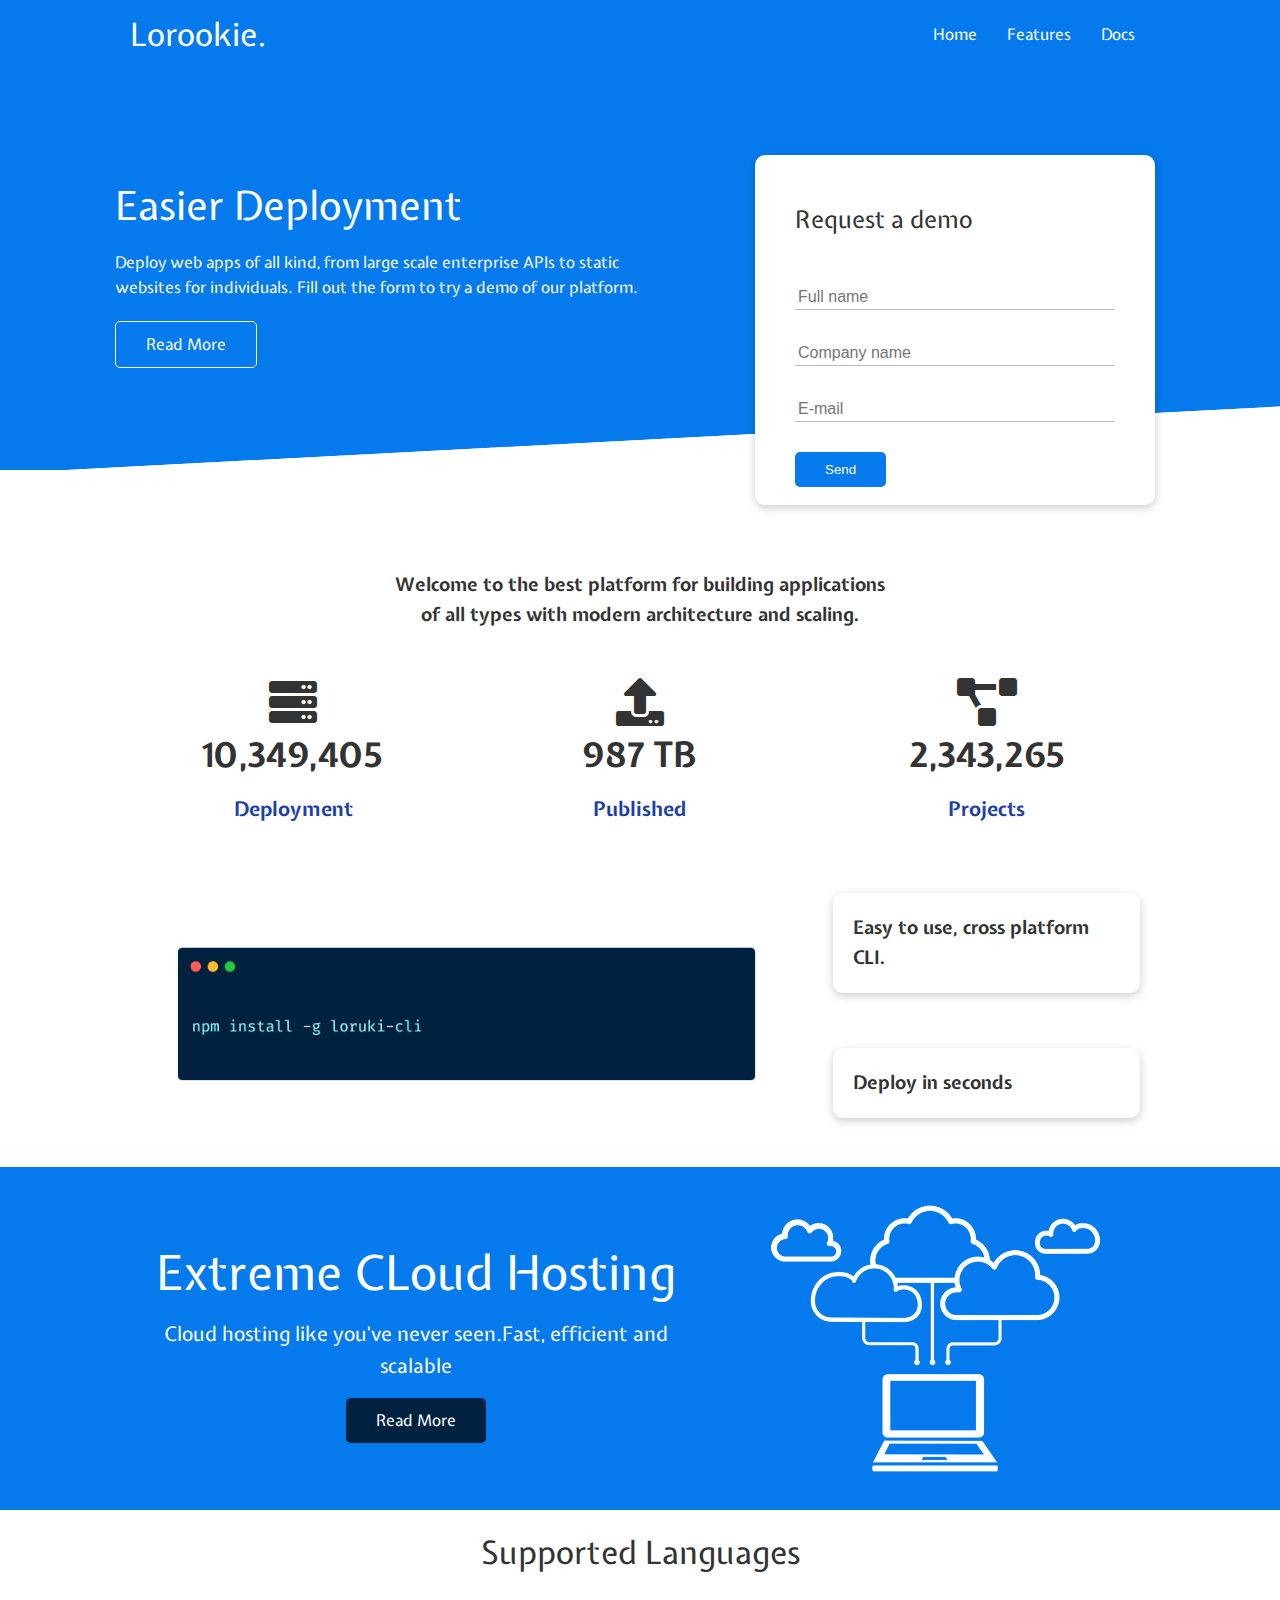
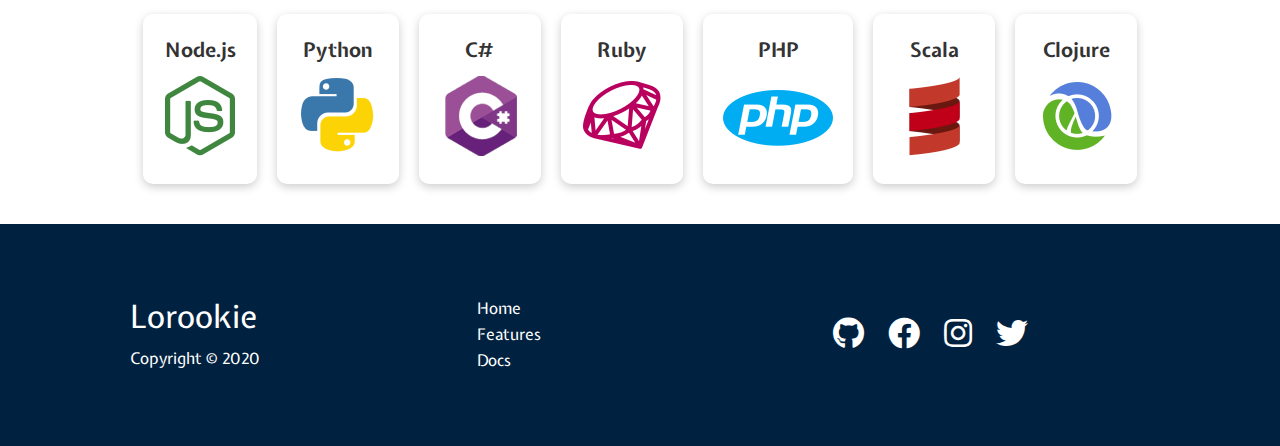
<file: index.html>
<!DOCTYPE html>
<html lang="en">
  <head>
    <meta charset="UTF-8" />
    <meta name="viewport" content="width=device-width, initial-scale=1.0" />
    <link rel="stylesheet" href="css/utilities.css" />
    <link rel="stylesheet" href="css/style.css" />
    <!-- Font-Awesome CDN -->
    <link
      rel="stylesheet"
      href="https://cdnjs.cloudflare.com/ajax/libs/font-awesome/5.14.0/css/all.css"
    />

    <title>Lorookie | Cloud Hosting For Everyone</title>
  </head>
  <body>
    <!-- Navbar -->
    <div class="navbar">
      <div class="container flex">
        <h1 class="logo">Lorookie.</h1>
        <nav>
          <ul>
            <li><a href="index.html">Home</a></li>
            <li><a href="features.html">Features</a></li>
            <li><a href="docs.html">Docs</a></li>
          </ul>
        </nav>
      </div>
    </div>

    <!-- Showcase -->
    <section class="showcase">
      <div class="container grid">
        <!-- Showcase Text Section -->
        <div class="showcase-text">
          <h1>Easier Deployment</h1>
          <p>
            Deploy web apps of all kind, from large scale enterprise APIs to
            static websites for individuals. Fill out the form to try a demo of
            our platform.
          </p>
          <a href="features.html" class="btn btn-outline">Read More</a>
        </div>

        <!-- Showcase Form Section -->
        <div class="showcase-form card">
          <h2>Request a demo</h2>
          <form
            name="contact"
            method="POST"
            netlify-honeypot="bot-field"
            data-netlify="true"
          >
            <input type="hidden" name="form-name" value="contact" />
            <p class="hidden">
              <label
                >Don't fill this out if you're human: <input name="bot-field"
              /></label>
            </p>

            <div class="form-control">
              <input type="text" name="name" placeholder="Full name" required />
            </div>
            <div class="form-control">
              <input
                type="text"
                name="company"
                placeholder="Company name"
                required
              />
            </div>
            <div class="form-control">
              <input type="email" name="email" placeholder="E-mail" required />
            </div>
            <input type="submit" value="Send" class="btn btn-primary" />
          </form>
        </div>
      </div>
    </section>

    <!-- Stats -->
    <section class="stats">
      <div class="container">
        <h3 class="stats-heading text-center my-1">
          Welcome to the best platform for building applications of all types
          with modern architecture and scaling.
        </h3>

        <div class="grid grid-3 text-center my-4">
          <div>
            <i class="fas fa-server fa-3x"></i>
            <h3>10,349,405</h3>
            <p class="text-secondary">Deployment</p>
          </div>
          <div>
            <i class="fas fa-upload fa-3x"></i>
            <h3>987 TB</h3>
            <p class="text-secondary">Published</p>
          </div>
          <div>
            <i class="fas fa-project-diagram fa-3x"></i>
            <h3>2,343,265</h3>
            <p class="text-secondary">Projects</p>
          </div>
        </div>
      </div>
    </section>

    <!-- Cli -->
    <section class="cli">
      <div class="container grid">
        <img src="images/cli.png" alt="" />
        <div class="card">
          <h3>Easy to use, cross platform CLI.</h3>
        </div>
        <div class="card">
          <h3>Deploy in seconds</h3>
        </div>
      </div>
    </section>

    <!-- Cloud -->
    <section class="cloud bg-primary my-2 py-2">
      <div class="container grid">
        <div class="text-center">
          <h2 class="lg">Extreme CLoud Hosting</h2>
          <p class="lead my-1">
            Cloud hosting like you've never seen.Fast, efficient and scalable
          </p>
          <a href="features.html" class="btn btn-dark">Read More</a>
        </div>
        <img src="images/cloud.png" alt="" />
      </div>
    </section>

    <!-- Languages -->
    <section class="languages">
      <h2 class="md text-center my-2">Supported Languages</h2>
      <div class="container flex">
        <div class="card">
          <h4>Node.js</h4>
          <img src="images/logos/node.png" alt="" />
        </div>
        <div class="card">
          <h4>Python</h4>
          <img src="images/logos/python.png" alt="" />
        </div>
        <div class="card">
          <h4>C#</h4>
          <img src="images/logos/csharp.png" alt="" />
        </div>
        <div class="card">
          <h4>Ruby</h4>
          <img src="images/logos/ruby.png" alt="" />
        </div>
        <div class="card">
          <h4>PHP</h4>
          <img src="images/logos/php.png" alt="" />
        </div>
        <div class="card">
          <h4>Scala</h4>
          <img src="images/logos/scala.png" alt="" />
        </div>
        <div class="card">
          <h4>Clojure</h4>
          <img src="images/logos/clojure.png" alt="" />
        </div>
      </div>
    </section>

    <!-- Footer -->
    <footer class="footer bg-dark py-5">
      <div class="container grid grid-3">
        <div>
          <h1>Lorookie</h1>
          <p>Copyright &copy; 2020</p>
        </div>
        <nav>
          <ul>
            <li><a href="index.html">Home</a></li>
            <li><a href="features.html">Features</a></li>
            <li><a href="docs.html">Docs</a></li>
          </ul>
        </nav>
        <div class="social">
          <a href="#"><i class="fab fa-github fa-2x"></i></a>
          <a href="#"><i class="fab fa-facebook fa-2x"></i></a>
          <a href="#"><i class="fab fa-instagram fa-2x"></i></a>
          <a href="#"><i class="fab fa-twitter fa-2x"></i></a>
        </div>
      </div>
    </footer>
  </body>
</html>
</file>
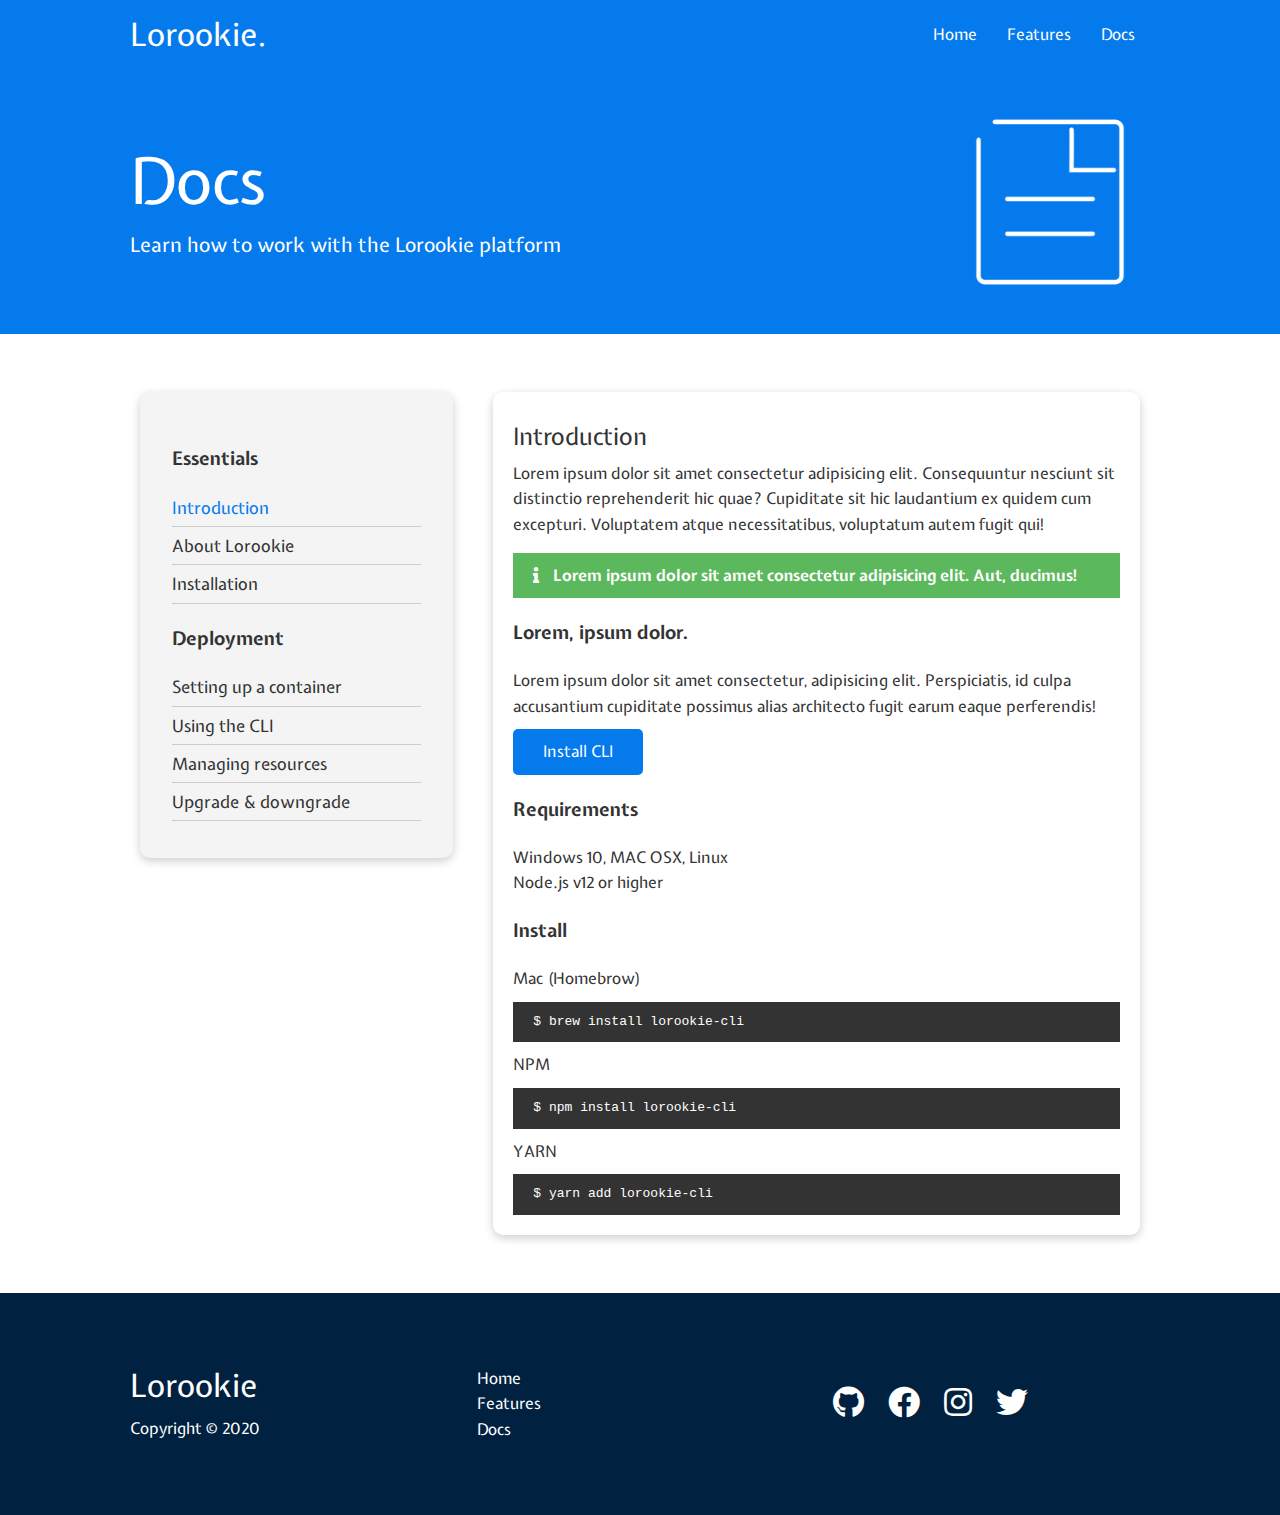
<file: docs.html>
<!DOCTYPE html>
<html lang="en">
  <head>
    <meta charset="UTF-8" />
    <meta name="viewport" content="width=device-width, initial-scale=1.0" />
    <link rel="stylesheet" href="css/utilities.css" />
    <link rel="stylesheet" href="css/style.css" />
    <!-- Font-Awesome CDN -->
    <link
      rel="stylesheet"
      href="https://cdnjs.cloudflare.com/ajax/libs/font-awesome/5.14.0/css/all.css"
    />

    <title>Lorookie | Cloud Hosting For Everyone</title>
  </head>
  <body>
    <!-- Navbar -->
    <div class="navbar">
      <div class="container flex">
        <h1 class="logo">Lorookie.</h1>
        <nav>
          <ul>
            <li><a href="index.html">Home</a></li>
            <li><a href="features.html">Features</a></li>
            <li><a href="docs.html">Docs</a></li>
          </ul>
        </nav>
      </div>
    </div>

    <!-- Head -->
    <section class="docs-head bg-primary py-3">
      <div class="container grid">
        <div>
          <h1 class="xl">Docs</h1>
          <p class="lead">Learn how to work with the Lorookie platform</p>
        </div>
        <img src="images/docs.png" alt="" />
      </div>
    </section>

    <!-- Main -->
    <section class="docs-main my-4">
      <div class="container grid">
        <div class="card bg-light p-3">
          <h3 class="my-2">Essentials</h3>
          <nav>
            <ul>
              <li><a class="text-primary" href="#">Introduction</a></li>
              <li><a href="#">About Lorookie</a></li>
              <li><a href="#">Installation</a></li>
            </ul>
          </nav>

          <h3 class="my-2">Deployment</h3>
          <nav>
            <ul>
              <li><a href="#">Setting up a container</a></li>
              <li><a href="#">Using the CLI</a></li>
              <li><a href="#">Managing resources</a></li>
              <li><a href="#">Upgrade & downgrade</a></li>
            </ul>
          </nav>
        </div>
        <div class="card">
          <h2>Introduction</h2>
          <p>
            Lorem ipsum dolor sit amet consectetur adipisicing elit.
            Consequuntur nesciunt sit distinctio reprehenderit hic quae?
            Cupiditate sit hic laudantium ex quidem cum excepturi. Voluptatem
            atque necessitatibus, voluptatum autem fugit qui!
          </p>
          <div class="alert alert-success">
            <i class="fas fa-info"></i> Lorem ipsum dolor sit amet consectetur
            adipisicing elit. Aut, ducimus!
          </div>

          <h3>Lorem, ipsum dolor.</h3>
          <p>
            Lorem ipsum dolor sit amet consectetur, adipisicing elit.
            Perspiciatis, id culpa accusantium cupiditate possimus alias
            architecto fugit earum eaque perferendis!
          </p>
          <a href="#" class="btn btn-primary">Install CLI</a>

          <h3>Requirements</h3>
          <ul>
            <li>Windows 10, MAC OSX, Linux</li>
            <li>Node.js v12 or higher</li>
          </ul>

          <h3>Install</h3>
          <p>Mac (Homebrow)</p>
          <pre><code>$ brew install lorookie-cli</code></pre>
          <p>NPM</p>
          <pre><code>$ npm install lorookie-cli</code></pre>
          <p>YARN</p>
          <pre><code>$ yarn add lorookie-cli</code></pre>
        </div>
      </div>
    </section>

    <!-- Footer -->
    <footer class="footer bg-dark py-5">
      <div class="container grid grid-3">
        <div>
          <h1>Lorookie</h1>
          <p>Copyright &copy; 2020</p>
        </div>
        <nav>
          <ul>
            <li><a href="index.html">Home</a></li>
            <li><a href="features.html">Features</a></li>
            <li><a href="docs.html">Docs</a></li>
          </ul>
        </nav>
        <div class="social">
          <a href="#"><i class="fab fa-github fa-2x"></i></a>
          <a href="#"><i class="fab fa-facebook fa-2x"></i></a>
          <a href="#"><i class="fab fa-instagram fa-2x"></i></a>
          <a href="#"><i class="fab fa-twitter fa-2x"></i></a>
        </div>
      </div>
    </footer>
  </body>
</html>
</file>
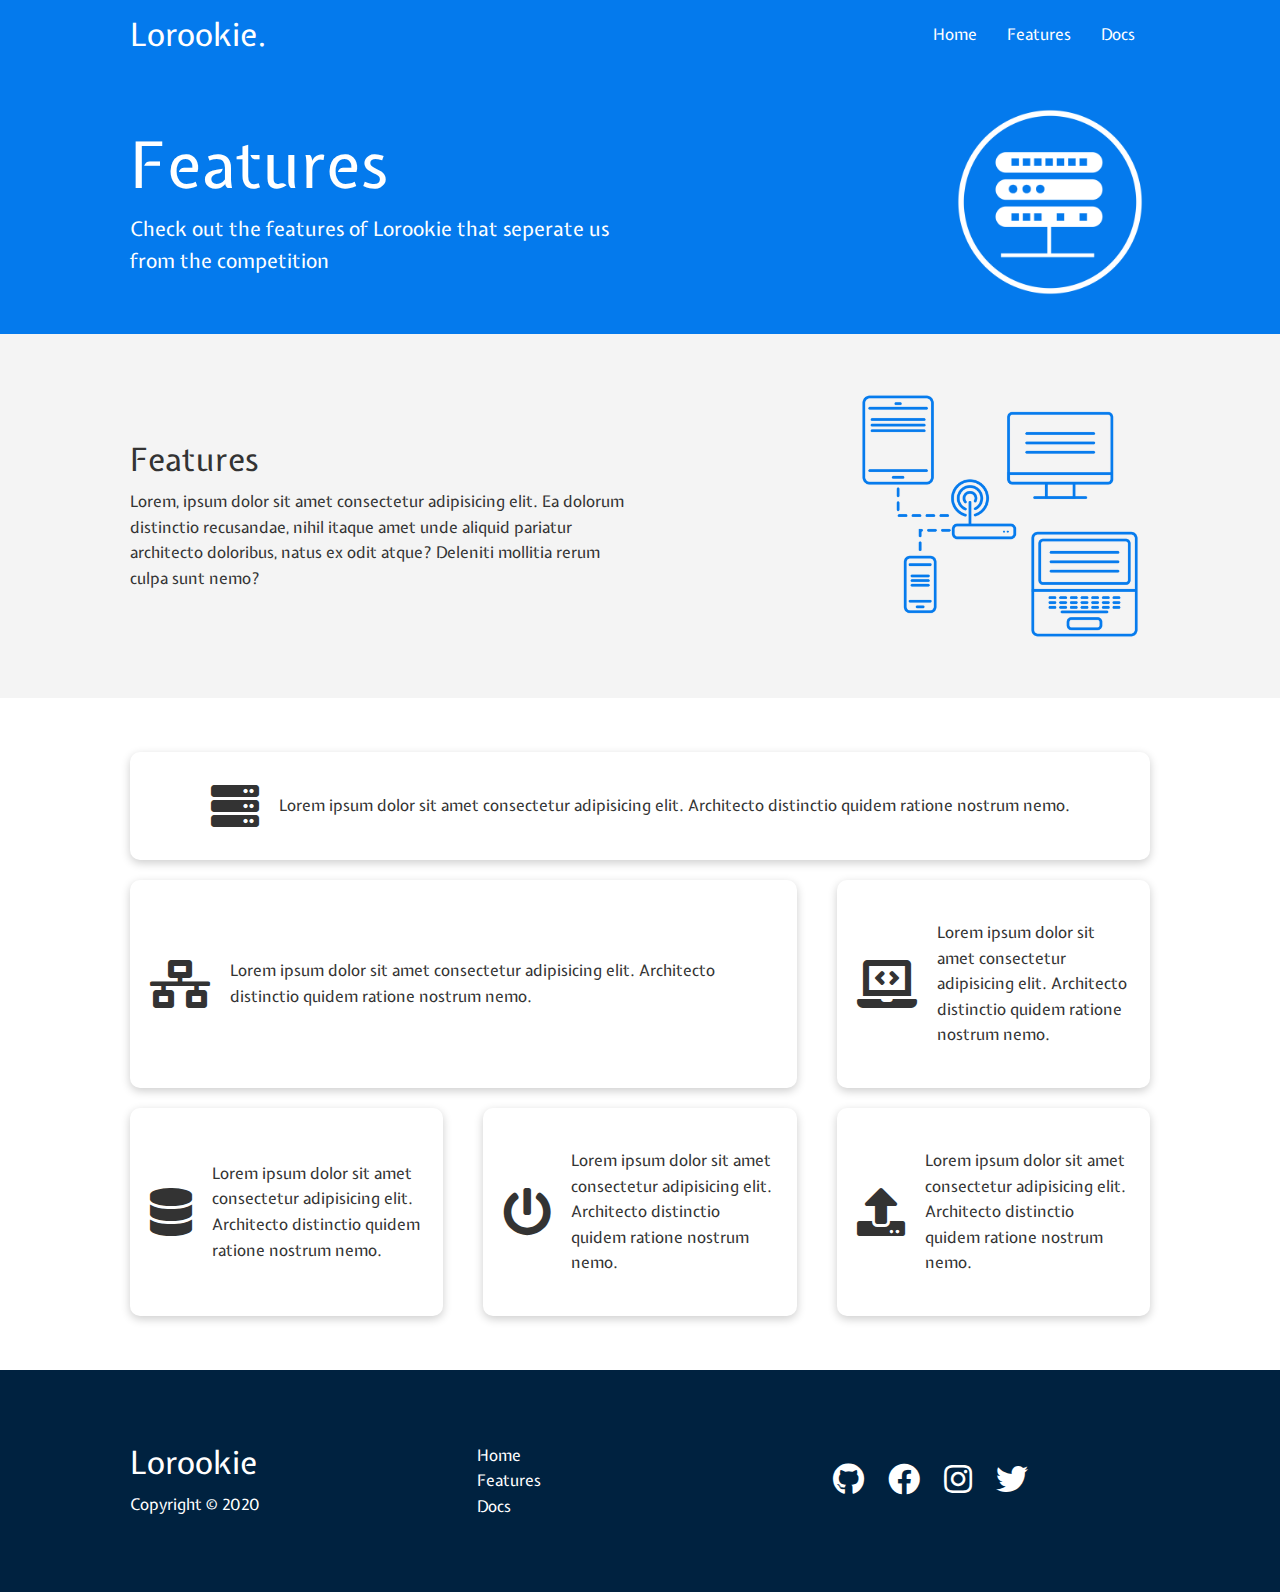
<file: features.html>
<!DOCTYPE html>
<html lang="en">
  <head>
    <meta charset="UTF-8" />
    <meta name="viewport" content="width=device-width, initial-scale=1.0" />
    <link rel="stylesheet" href="css/utilities.css" />
    <link rel="stylesheet" href="css/style.css" />
    <!-- Font-Awesome CDN -->
    <link
      rel="stylesheet"
      href="https://cdnjs.cloudflare.com/ajax/libs/font-awesome/5.14.0/css/all.css"
    />

    <title>Lorookie | Cloud Hosting For Everyone</title>
  </head>
  <body>
    <!-- Navbar -->
    <div class="navbar">
      <div class="container flex">
        <h1 class="logo">Lorookie.</h1>
        <nav>
          <ul>
            <li><a href="index.html">Home</a></li>
            <li><a href="features.html">Features</a></li>
            <li><a href="docs.html">Docs</a></li>
          </ul>
        </nav>
      </div>
    </div>

    <!-- Head -->
    <section class="features-head bg-primary py-3">
      <div class="container grid">
        <div>
          <h1 class="xl">Features</h1>
          <p class="lead">
            Check out the features of Lorookie that seperate us from the
            competition
          </p>
        </div>
        <img src="images/server.png" alt="" />
      </div>
    </section>

    <!-- Sub head -->
    <section class="features-sub-head bg-light py-3">
      <div class="container grid">
        <div>
          <h1 class="md">Features</h1>
          <p>
            Lorem, ipsum dolor sit amet consectetur adipisicing elit. Ea dolorum
            distinctio recusandae, nihil itaque amet unde aliquid pariatur
            architecto doloribus, natus ex odit atque? Deleniti mollitia rerum
            culpa sunt nemo?
          </p>
        </div>
        <img src="images/server2.png" alt="" />
      </div>
    </section>

    <!-- Main -->
    <section class="features-main my-2">
      <div class="container grid grid-3">
        <div class="card flex">
          <i class="fas fa-server fa-3x"></i>
          <p>
            Lorem ipsum dolor sit amet consectetur adipisicing elit. Architecto
            distinctio quidem ratione nostrum nemo.
          </p>
        </div>
        <div class="card flex">
          <i class="fas fa-network-wired fa-3x"></i>
          <p>
            Lorem ipsum dolor sit amet consectetur adipisicing elit. Architecto
            distinctio quidem ratione nostrum nemo.
          </p>
        </div>
        <div class="card flex">
          <i class="fas fa-laptop-code fa-3x"></i>
          <p>
            Lorem ipsum dolor sit amet consectetur adipisicing elit. Architecto
            distinctio quidem ratione nostrum nemo.
          </p>
        </div>
        <div class="card flex">
          <i class="fas fa-database fa-3x"></i>
          <p>
            Lorem ipsum dolor sit amet consectetur adipisicing elit. Architecto
            distinctio quidem ratione nostrum nemo.
          </p>
        </div>
        <div class="card flex">
          <i class="fas fa-power-off fa-3x"></i>
          <p>
            Lorem ipsum dolor sit amet consectetur adipisicing elit. Architecto
            distinctio quidem ratione nostrum nemo.
          </p>
        </div>
        <div class="card flex">
          <i class="fas fa-upload fa-3x"></i>
          <p>
            Lorem ipsum dolor sit amet consectetur adipisicing elit. Architecto
            distinctio quidem ratione nostrum nemo.
          </p>
        </div>
      </div>
    </section>

    <!-- Footer -->
    <footer class="footer bg-dark py-5">
      <div class="container grid grid-3">
        <div>
          <h1>Lorookie</h1>
          <p>Copyright &copy; 2020</p>
        </div>
        <nav>
          <ul>
            <li><a href="index.html">Home</a></li>
            <li><a href="features.html">Features</a></li>
            <li><a href="docs.html">Docs</a></li>
          </ul>
        </nav>
        <div class="social">
          <a href="#"><i class="fab fa-github fa-2x"></i></a>
          <a href="#"><i class="fab fa-facebook fa-2x"></i></a>
          <a href="#"><i class="fab fa-instagram fa-2x"></i></a>
          <a href="#"><i class="fab fa-twitter fa-2x"></i></a>
        </div>
      </div>
    </footer>
  </body>
</html>
</file>
<file: css/utilities.css>
.container {
  max-width: 1100px;
  margin: 0 auto;
  overflow: auto;
  padding: 0 40px;
}

.card {
  background-color: #fff;
  color: #333;
  border-radius: 10px;
  box-shadow: 0 3px 10px rgba(0, 0, 0, 0.2);
  padding: 20px;
  margin: 10px;
}

.btn {
  display: inline-block;
  padding: 10px 30px;
  cursor: pointer;
  background: var(--primary-color);
  color: #fff;
  border: none;
  border-radius: 5px;
}

.btn-outline {
  background-color: transparent;
  border: 1px #fff solid;
}

.btn:hover {
  transform: scale(0.98);
}

/* Backgrounds & colored buttons */
.bg-primary,
.btn-primary {
  background-color: var(--primary-color);
  color: #fff;
}

.bg-secondary,
.btn-secondary {
  background-color: var(--secondary-color);
  color: #fff;
}

.bg-dark,
.btn-dark {
  background-color: var(--dark-color);
  color: #fff;
}

.bg-light,
.btn-light {
  background-color: var(--light-color);
  color: #333;
}

.bg-primary a,
.btn-primary a,
.bg-secondary a,
.btn-secondary a,
.bg-dark a,
.btn-dark a {
  color: #fff;
}

/* Text colors */
.text-primary {
  color: var(--primary-color);
}

.text-secondary {
  color: var(--secondary-color);
}

.text-dark {
  color: var(--dark-color);
}

.text-light {
  color: var(--light-color);
}

/* Text sizes */
.lead {
  font-size: 20px;
}

.sm {
  font-size: 1rem;
}

.md {
  font-size: 2rem;
}

.lg {
  font-size: 3rem;
}

.xl {
  font-size: 4rem;
}

.text-center {
  text-align: center;
}

/* Alert */
.alert {
  background-color: var(--light-color);
  padding: 10px 20px;
  font-weight: bold;
  margin: 15px 0;
}

.alert i {
  margin-right: 10px;
}

.alert-success {
  background-color: var(--success-color);
  color: #fff;
}

.alert-error {
  background-color: var(--error-color);
  color: #fff;
}

.flex {
  display: flex;
  justify-content: center;
  align-items: center;
  height: 100%;
}

.grid {
  display: grid;
  grid-template-columns: repeat(2, 1fr);
  gap: 20px;
  justify-content: center;
  align-items: center;
  height: 100%;
}

.grid-3 {
  grid-template-columns: repeat(3, 1fr);
}

/* Margin */
.my-1 {
  margin: 1rem 0;
}

.my-2 {
  margin: 1.5rem 0;
}

.my-3 {
  margin: 2rem 0;
}

.my-4 {
  margin: 3rem 0;
}

.my-5 {
  margin: 4rem 0;
}

.m-1 {
  margin: 1rem;
}

.m-2 {
  margin: 1.5rem;
}

.m-3 {
  margin: 2rem;
}

.m-4 {
  margin: 3rem;
}

.m-5 {
  margin: 4rem;
}

/* Padding */
.py-1 {
  padding: 1rem 0;
}

.py-2 {
  padding: 1.5rem 0;
}

.py-3 {
  padding: 2rem 0;
}

.py-4 {
  padding: 3rem 0;
}

.py-5 {
  padding: 4rem 0;
}

.p-1 {
  padding: 1rem;
}

.p-2 {
  padding: 1.5rem;
}

.p-3 {
  padding: 2rem;
}

.p-4 {
  padding: 3rem;
}

.p-5 {
  padding: 4rem;
}
</file>
<file: css/style.css>
@import url("https://fonts.googleapis.com/css2?family=Expletus+Sans&display=swap");

:root {
  --primary-color: #047aed;
  --secondary-color: #1c3fa8;
  --dark-color: #002240;
  --light-color: #f4f4f4;
  --success-color: #5cb85c;
  --error-color: #d9534f;
}

* {
  margin: 0;
  padding: 0;
  box-sizing: border-box;
}

body {
  font-family: "Expletus Sans", cursive;
  color: #333;
  line-height: 1.6;
}

ul {
  list-style-type: none;
}

a {
  text-decoration: none;
  color: #333;
}

h1,
h2 {
  font-weight: 300;
  line-height: 1.2;
  margin: 10px 0;
}

p {
  margin: 10px 0;
}

img {
  width: 100%;
}

code,
pre {
  background: #333;
  color: #fff;
  padding: 10px;
}

.hidden {
  visibility: hidden;
  height: 0;
}

/* Navbar */
.navbar {
  background-color: var(--primary-color);
  color: #fff;
  height: 70px;
}

.navbar ul {
  display: flex;
}

.navbar a {
  color: #fff;
  padding: 10px;
  margin: 0 5px;
}

.navbar a:hover {
  border-bottom: 2px #fff solid;
}

.navbar .flex {
  justify-content: space-between;
}

/* Showcase */
.showcase {
  height: 400px;
  background-color: var(--primary-color);
  color: #fff;
  position: relative;
}

.showcase h1 {
  font-size: 40px;
}

.showcase p {
  margin: 20px 0;
}

.showcase .grid {
  overflow: visible;
  grid-template-columns: 55% 45%;
  gap: 30px;
}

.showcase-text {
  animation: slideInFromLeft 1s ease-in;
}

.showcase-form {
  position: relative;
  top: 60px;
  height: 350px;
  width: 400px;
  padding: 40px;
  z-index: 100;
  justify-self: flex-end;
  animation: slideInFromRight 1s ease-in;
}

.showcase-form .form-control {
  margin: 30px 0;
}

.showcase-form input[type="text"],
.showcase-form input[type="email"] {
  border: 0;
  border-bottom: 1px solid #b4becb;
  width: 100%;
  padding: 3px;
  font-size: 16px;
}

.showcase-form input:focus {
  outline: none;
}

.showcase::before,
.showcase::after {
  content: "";
  position: absolute;
  height: 100px;
  bottom: -70px;
  right: 0;
  left: 0;
  background: #fff;
  transform: skewY(-3deg);
  -webkit-transform: skewY(-3deg);
  -moz-transform: skewY(-3deg);
  -ms-transform: skewY(-3deg);
}

/* Stats */
.stats {
  padding-top: 100px;
  animation: slideInFromBottom 1s ease-in;
}

.stats-heading {
  max-width: 500px;
  margin: auto;
}

.stats .grid h3 {
  font-size: 35px;
}

.stats .grid p {
  font-size: 20px;
  font-weight: bold;
}

/* Cli */
.cli .grid {
  grid-template-columns: repeat(3, 1fr);
  grid-template-rows: repeat(2, 1fr);
}

.cli .grid > *:first-child {
  grid-column: 1 / span 2;
  grid-row: 1 / span 2;
}

/* Cloud */
.cloud .grid {
  grid-template-columns: 4fr 3fr;
}

/* Languages */
.languages .flex {
  flex-wrap: wrap;
}

.languages .card {
  text-align: center;
  margin: 18px 10px 40px;
  transition: transform 0.2s ease-in;
}

.languages .card h4 {
  font-size: 20px;
  margin-bottom: 10px;
}

.languages .card:hover {
  transform: translateY(-15px);
}

/* Features */
.features-head img,
.docs-head img {
  width: 200px;
  justify-self: flex-end;
}

.features-sub-head img {
  width: 300px;
  justify-self: flex-end;
}

.features-main .card > i {
  margin-right: 20px;
}

.features-main .grid {
  padding: 30px;
}

.features-main .grid > *:first-child {
  grid-column: 1 / span 3;
}

.features-main .grid > *:nth-child(2) {
  grid-column: 1 / span 2;
}

/* Docs */
.docs-main h3 {
  margin: 20px 0;
}

.docs-main .grid {
  grid-template-columns: 1fr 2fr;
  align-items: flex-start;
}

.docs-main nav li {
  font-size: 17px;
  padding-bottom: 5px;
  margin-bottom: 5px;
  border-bottom: 1px solid #ccc;
}

.docs-main a:hover {
  font-weight: bold;
}

/* Footer */
.footer .social a {
  margin: 0 10px;
}

/* Animations */
@keyframes slideInFromLeft {
  0% {
    transform: translateX(-100%);
  }
  100% {
    transform: translateX(0);
  }
}

@keyframes slideInFromRight {
  0% {
    transform: translateX(100%);
  }
  100% {
    transform: translateX(0);
  }
}

@keyframes slideInFromTop {
  0% {
    transform: translateY(-100%);
  }
  100% {
    transform: translateX(0);
  }
}

@keyframes slideInFromBottom {
  0% {
    transform: translateY(100%);
  }
  100% {
    transform: translateX(0);
  }
}

/* Tablets and under */
@media (max-width: 768px) {
  .grid,
  .showcase .grid,
  .stats .grid,
  .cli .grid,
  .cloud .grid,
  .features-main .grid,
  .docs-main .grid {
    grid-template-columns: 1fr;
    grid-template-rows: 1fr;
  }

  .showcase {
    height: auto;
  }

  .showcase-text {
    text-align: center;
    margin-top: 40px;
    animation: slideInFromTop 1s ease-in;
  }

  .showcase-form {
    justify-self: center;
    margin: auto;
    animation: slideInFromBottom 1s ease-in;
  }

  .cli .grid > *:first-child {
    grid-column: 1;
    grid-row: 1;
  }

  .features-head,
  .features-sub-head,
  .docs-head {
    text-align: center;
  }

  .features-head img,
  .features-sub-head img,
  .docs-head img {
    justify-self: center;
  }

  .features-main .grid > *:first-child,
  .features-main .grid > *:nth-child(2) {
    grid-column: 1;
  }
}

/* Mobiles */
@media (max-width: 600px) {
  .navbar {
    height: 110px;
  }

  .navbar .flex {
    flex-direction: column;
  }

  .navbar ul {
    padding: 10px;
    background-color: rgba(0, 0, 0, 0.1);
  }
}
</file>
